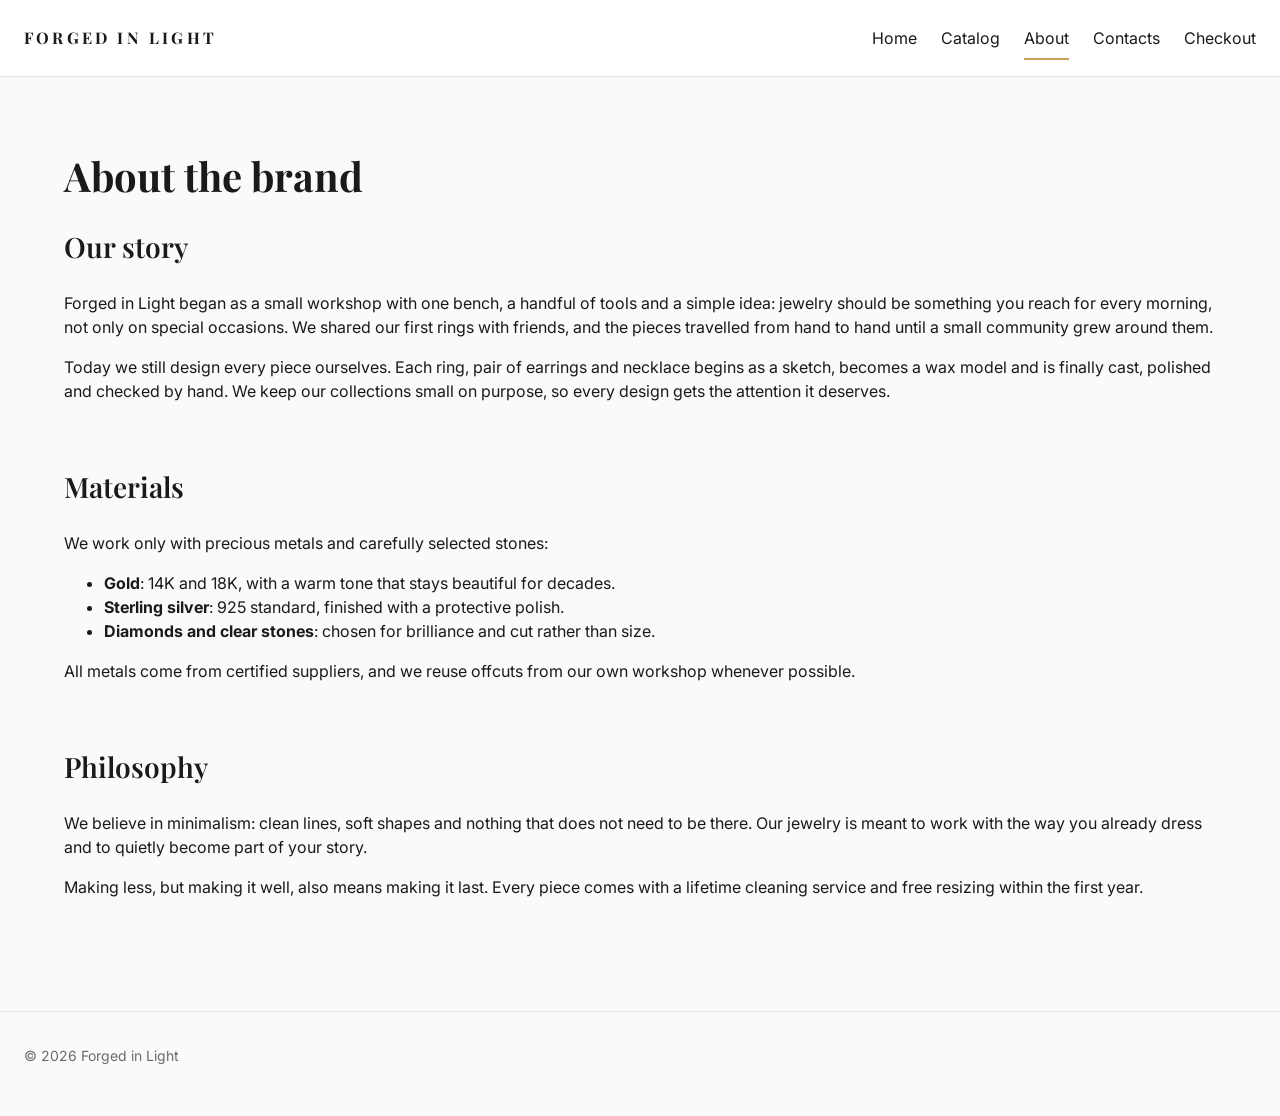
<file: about.html>
<!DOCTYPE html>
<html lang="en">
<head>
    <meta charset="UTF-8">
    <meta name="viewport" content="width=device-width, initial-scale=1.0">
    <title>About — Forged in Light</title>
    <link rel="preconnect" href="https://fonts.googleapis.com">
    <link rel="preconnect" href="https://fonts.gstatic.com" crossorigin>
    <link href="https://fonts.googleapis.com/css2?family=Inter:wght@400;600&amp;family=Playfair+Display:wght@600;700&amp;display=swap" rel="stylesheet">
    <link rel="stylesheet" href="css/variables.css">
    <link rel="stylesheet" href="css/style.css">
</head>
<body>
    <header>
        <a href="index.html" class="logo">Forged in Light</a>
        <nav>
            <ul>
                <li><a href="index.html">Home</a></li>
                <li><a href="catalog.html">Catalog</a></li>
                <li><a href="about.html" aria-current="page">About</a></li>
                <li><a href="contacts.html">Contacts</a></li>
                <li><a href="checkout.html">Checkout</a></li>
            </ul>
        </nav>
    </header>

    <main>
        <h1>About the brand</h1>

        <section aria-labelledby="story-title">
            <h2 id="story-title">Our story</h2>
            <p>Forged in Light began as a small workshop with one bench, a handful of tools and a simple idea: jewelry should be something you reach for every morning, not only on special occasions. We shared our first rings with friends, and the pieces travelled from hand to hand until a small community grew around them.</p>
            <p>Today we still design every piece ourselves. Each ring, pair of earrings and necklace begins as a sketch, becomes a wax model and is finally cast, polished and checked by hand. We keep our collections small on purpose, so every design gets the attention it deserves.</p>
        </section>

        <section aria-labelledby="materials-title">
            <h2 id="materials-title">Materials</h2>
            <p>We work only with precious metals and carefully selected stones:</p>
            <ul>
                <li><strong>Gold</strong>: 14K and 18K, with a warm tone that stays beautiful for decades.</li>
                <li><strong>Sterling silver</strong>: 925 standard, finished with a protective polish.</li>
                <li><strong>Diamonds and clear stones</strong>: chosen for brilliance and cut rather than size.</li>
            </ul>
            <p>All metals come from certified suppliers, and we reuse offcuts from our own workshop whenever possible.</p>
        </section>

        <section aria-labelledby="philosophy-title">
            <h2 id="philosophy-title">Philosophy</h2>
            <p>We believe in minimalism: clean lines, soft shapes and nothing that does not need to be there. Our jewelry is meant to work with the way you already dress and to quietly become part of your story.</p>
            <p>Making less, but making it well, also means making it last. Every piece comes with a lifetime cleaning service and free resizing within the first year.</p>
        </section>
    </main>

    <footer>
        <p>© 2026 Forged in Light</p>
    </footer>
</body>
</html>
</file>
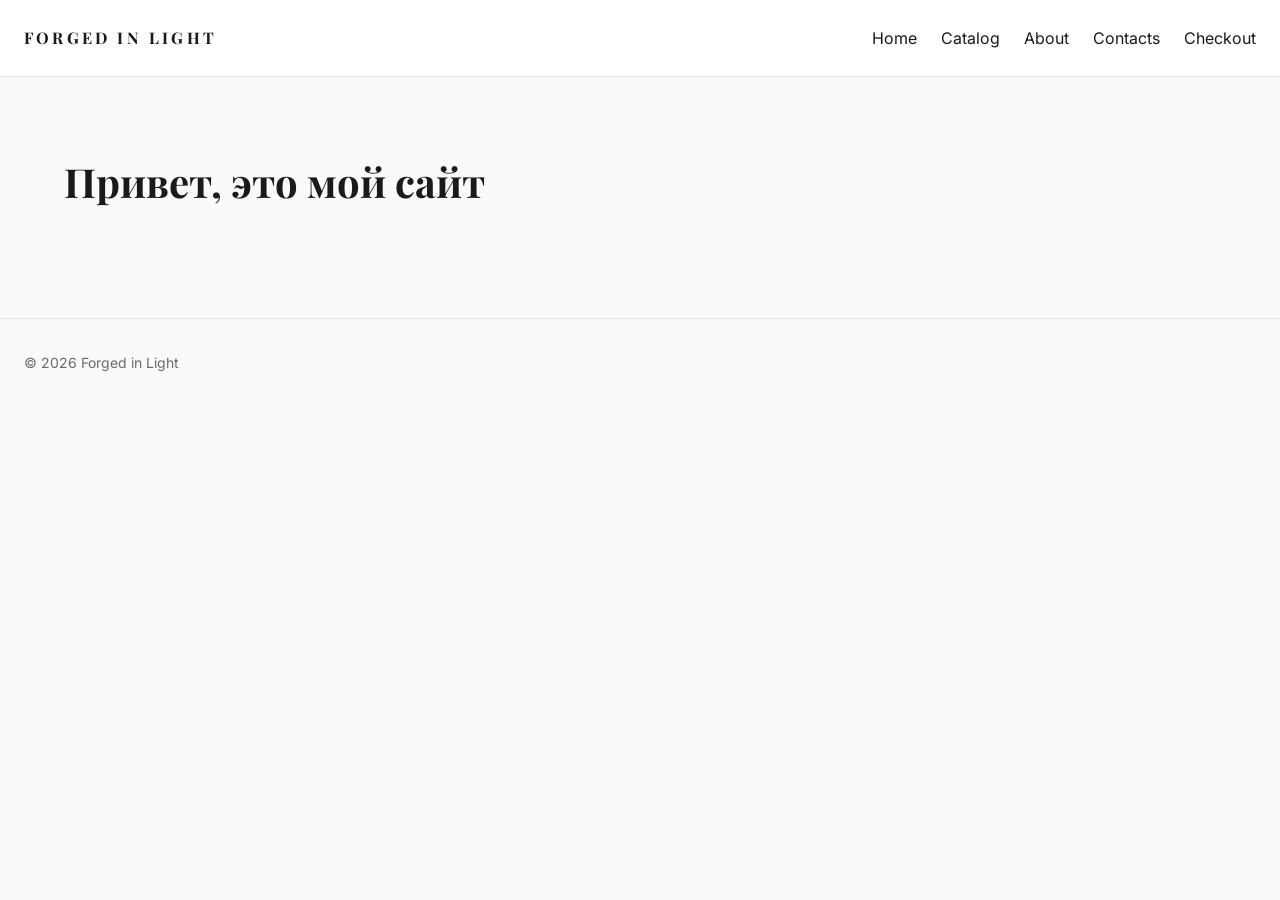
<file: catalog.html>
<!DOCTYPE html>
<html lang="en">
<head>
    <meta charset="UTF-8">
    <meta name="viewport" content="width=device-width, initial-scale=1.0">
<title>Catalog — Forged in Light</title> 
   <link rel="preconnect" href="https://fonts.googleapis.com">
    <link rel="preconnect" href="https://fonts.gstatic.com" crossorigin>
    <link href="https://fonts.googleapis.com/css2?family=Inter:wght@400;600&amp;family=Playfair+Display:wght@600;700&amp;display=swap" rel="stylesheet">
    <link rel="stylesheet" href="css/variables.css">
    <link rel="stylesheet" href="css/style.css">
</head>
<body>
    <header>
        <a href="index.html" class="logo">Forged in Light</a>
        <nav>
            <ul>
                <li><a href="index.html">Home</a></li>
                <li><a href="catalog.html">Catalog</a></li>
                <li><a href="about.html">About</a></li>
                <li><a href="contacts.html">Contacts</a></li>
                <li><a href="checkout.html">Checkout</a></li>
            </ul>
        </nav>
    </header>

    <main>
        <section>
            <h1>Привет, это мой сайт</h1>
        </section>
    </main>

    <footer>
        <p>© 2026 Forged in Light</p>
    </footer>
</body>
</html>
</file>
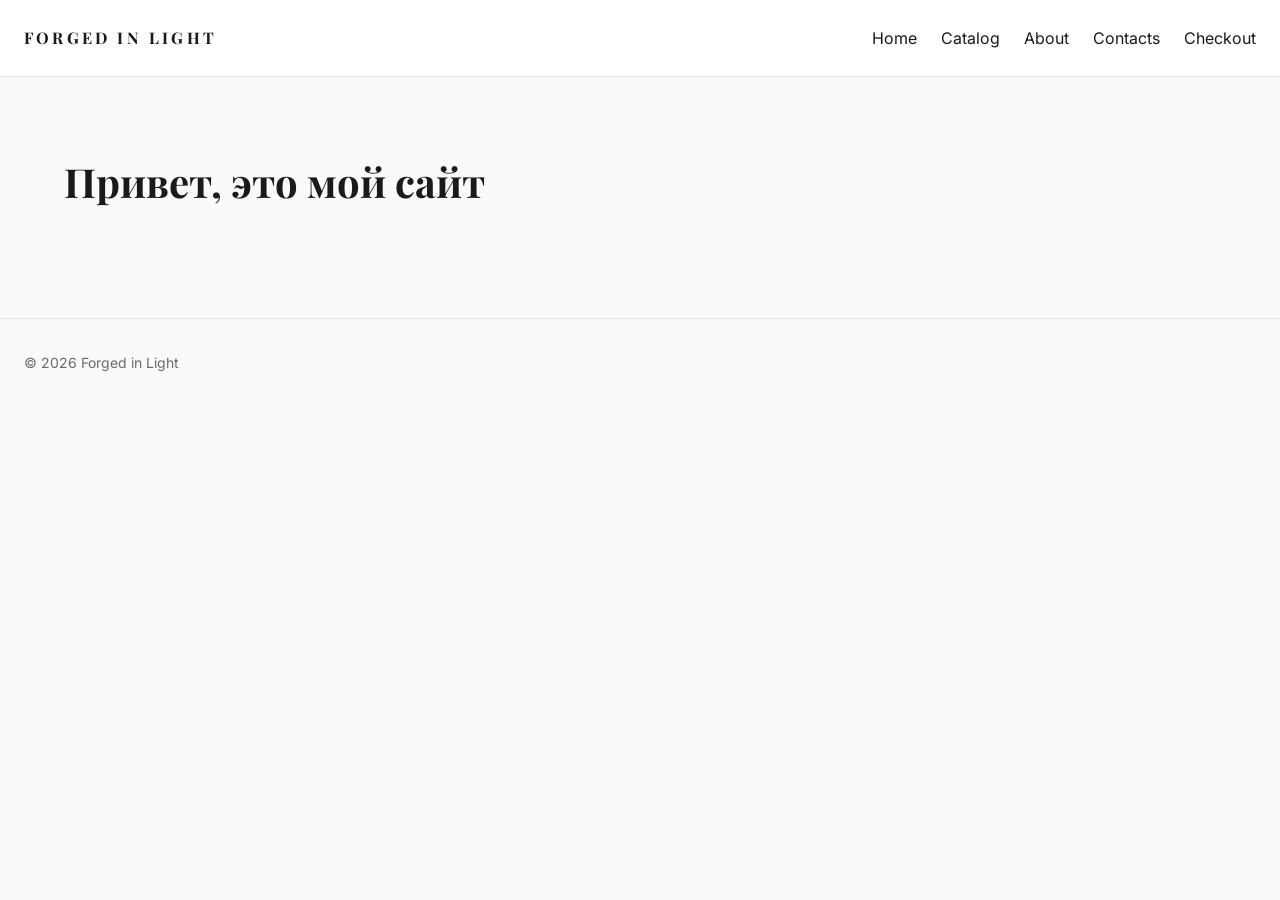
<file: checkout.html>
<!DOCTYPE html>
<html lang="en">
<head>
    <meta charset="UTF-8">
    <meta name="viewport" content="width=device-width, initial-scale=1.0">
    <title>Forged in Light</title>
    <link rel="preconnect" href="https://fonts.googleapis.com">
    <link rel="preconnect" href="https://fonts.gstatic.com" crossorigin>
    <link href="https://fonts.googleapis.com/css2?family=Inter:wght@400;600&amp;family=Playfair+Display:wght@600;700&amp;display=swap" rel="stylesheet">
    <link rel="stylesheet" href="css/variables.css">
    <link rel="stylesheet" href="css/style.css">
</head>
<body>
    <header>
        <a href="index.html" class="logo">Forged in Light</a>
        <nav>
            <ul>
                <li><a href="index.html">Home</a></li>
                <li><a href="catalog.html">Catalog</a></li>
                <li><a href="about.html">About</a></li>
                <li><a href="contacts.html">Contacts</a></li>
                <li><a href="checkout.html">Checkout</a></li>
            </ul>
        </nav>
    </header>

    <main>
        <section>
            <h1>Привет, это мой сайт</h1>
        </section>
    </main>

    <footer>
        <p>© 2026 Forged in Light</p>
    </footer>
</body>
</html>
</file>
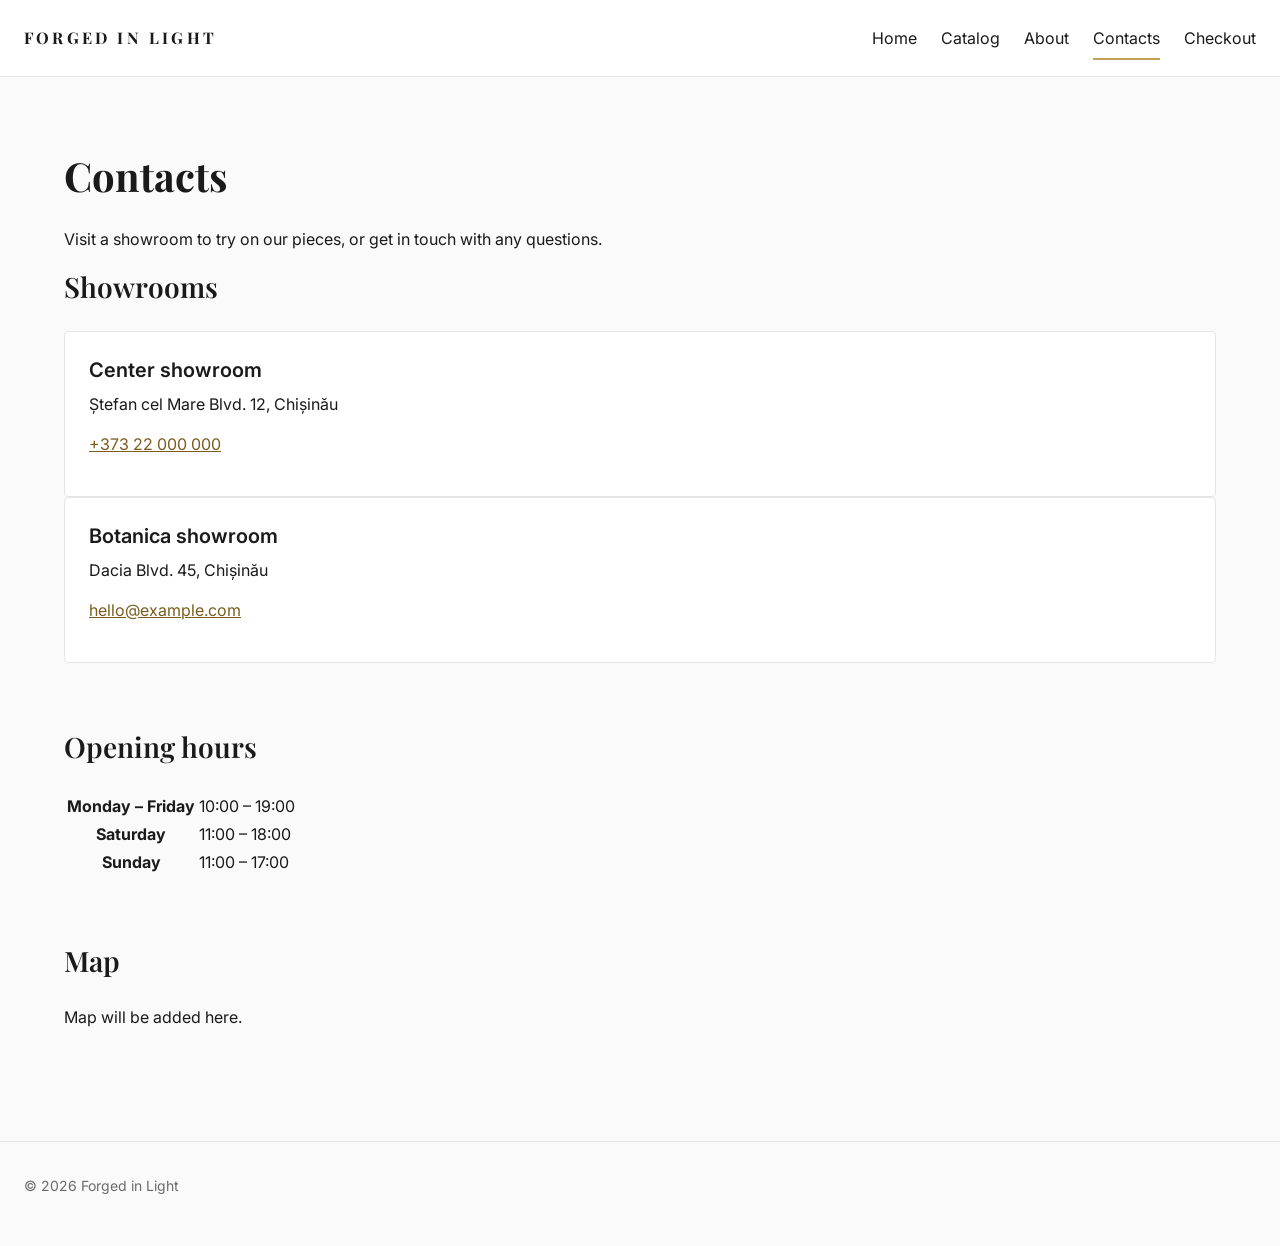
<file: contacts.html>
<!DOCTYPE html>
<html lang="en">
<head>
    <meta charset="UTF-8">
    <meta name="viewport" content="width=device-width, initial-scale=1.0">
    <title>Contacts — Forged in Light</title>
    <link rel="preconnect" href="https://fonts.googleapis.com">
    <link rel="preconnect" href="https://fonts.gstatic.com" crossorigin>
    <link href="https://fonts.googleapis.com/css2?family=Inter:wght@400;600&amp;family=Playfair+Display:wght@600;700&amp;display=swap" rel="stylesheet">
    <link rel="stylesheet" href="css/variables.css">
    <link rel="stylesheet" href="css/style.css">
</head>
<body>
    <header>
        <a href="index.html" class="logo">Forged in Light</a>
        <nav>
            <ul>
                <li><a href="index.html">Home</a></li>
                <li><a href="catalog.html">Catalog</a></li>
                <li><a href="about.html">About</a></li>
                <li><a href="contacts.html" aria-current="page">Contacts</a></li>
                <li><a href="checkout.html">Checkout</a></li>
            </ul>
        </nav>
    </header>

    <main>
        <h1>Contacts</h1>
        <p>Visit a showroom to try on our pieces, or get in touch with any questions.</p>

        <section aria-labelledby="showrooms-title">
            <h2 id="showrooms-title">Showrooms</h2>
            <article>
                <h3>Center showroom</h3>
                <p>Ștefan cel Mare Blvd. 12, Chișinău</p>
                <p><a href="tel:+37322000000">+373 22 000 000</a></p>
            </article>
            <article>
                <h3>Botanica showroom</h3>
                <p>Dacia Blvd. 45, Chișinău</p>
                <p><a href="mailto:hello@example.com">hello@example.com</a></p>
            </article>
        </section>

        <section aria-labelledby="hours-title">
            <h2 id="hours-title">Opening hours</h2>
            <table>
                <tbody>
                    <tr><th scope="row">Monday – Friday</th><td>10:00 – 19:00</td></tr>
                    <tr><th scope="row">Saturday</th><td>11:00 – 18:00</td></tr>
                    <tr><th scope="row">Sunday</th><td>11:00 – 17:00</td></tr>
                </tbody>
            </table>
        </section>

        <section aria-labelledby="map-title">
            <h2 id="map-title">Map</h2>
            <p>Map will be added here.</p>
        </section>
    </main>

    <footer>
        <p>© 2026 Forged in Light</p>
    </footer>
</body>
</html>
</file>
<file: css/variables.css>
:root {
  --bg-main: #FAFAFA;        --bg-surface: #FFFFFF;
  --text-dark: #1A1A1A;      --text-muted: #6B6B6B;
  --accent-gold: #C5A059;    --accent-gold-dark: #7A5C1E;
  --line-color: #E5E5E5;
  --alert-red: #D9534F;      --alert-red-dark: #B3261E;
  --font-heading: "Playfair Display", Georgia, serif;
  --font-body: Inter, system-ui, sans-serif;
  --space-1: 8px;  --space-2: 16px; --space-3: 24px;
  --space-4: 32px; --space-6: 48px; --space-8: 64px;
  --radius: 4px;
}
</file>
<file: css/style.css>
/* Стили сайта Forged in Light */
* { box-sizing: border-box; }

body {
  margin: 0;
  background: var(--bg-main);
  color: var(--text-dark);
  font-family: var(--font-body);
  font-size: 16px;
  line-height: 24px;
}

h1, h2 { font-family: var(--font-heading); }
h1 { font-size: 32px; line-height: 40px; font-weight: 700; }

:focus-visible { outline: 2px solid var(--text-dark); outline-offset: 2px; }

header {
  display: flex;
  justify-content: space-between;
  align-items: center;
  padding: var(--space-2) var(--space-3);
  background: var(--bg-surface);
  border-bottom: 1px solid var(--line-color);
}
.logo {
  font-family: var(--font-heading);
  font-weight: 700;
  letter-spacing: 0.2em;
  text-transform: uppercase;
  text-decoration: none;
  color: var(--text-dark);
}
nav ul { display: flex; gap: var(--space-3); list-style: none; margin: 0; padding: 0; }
nav a {
  display: inline-flex;
  align-items: center;
  min-height: 44px;
  color: var(--text-dark);
  text-decoration: none;
}
nav a:hover { color: var(--accent-gold-dark); }

main { padding: var(--space-6) var(--space-3); }

footer {
  padding: var(--space-4) var(--space-3);
  border-top: 1px solid var(--line-color);
  color: var(--text-muted);
  font-size: 14px;
}

/* ===== Общие отступы и типографика ===== */
main { max-width: 1200px; margin: 0 auto; padding: var(--space-6) var(--space-2); }
main section { margin-bottom: var(--space-6); }
h2 { font-size: 24px; line-height: 32px; font-weight: 600; margin: 0 0 var(--space-3); }
h3 { font-size: 18px; line-height: 24px; font-weight: 600; margin: 0 0 var(--space-1); }
p { margin: 0 0 var(--space-2); }
a { color: var(--accent-gold-dark); }
nav a[aria-current="page"] { box-shadow: inset 0 -2px 0 var(--accent-gold); }

.eyebrow {
  font-size: 14px; line-height: 20px; font-weight: 600;
  letter-spacing: 0.12em; text-transform: uppercase;
  color: var(--accent-gold-dark); margin-bottom: var(--space-1);
}

/* ===== Кнопки ===== */
.btn {
  display: inline-flex; align-items: center; justify-content: center;
  min-height: 44px; min-width: 44px; padding: 0 var(--space-3);
  border: 1.5px solid transparent; border-radius: var(--radius);
  font: 600 16px/24px var(--font-body); text-decoration: none; cursor: pointer;
  transition: background-color 200ms ease, color 200ms ease;
}
.btn-primary { background: var(--accent-gold); color: var(--text-dark); }
.btn-primary:hover { background: var(--accent-gold-dark); color: #fff; }
.btn-secondary { background: transparent; color: var(--text-dark); border-color: var(--text-dark); }
.btn-secondary:hover { background: var(--line-color); }

/* ===== Баннер ===== */
.hero { padding: var(--space-4) 0; }
.hero .btn { margin: 0 var(--space-2) var(--space-2) 0; }

/* ===== Сетка и карточки ===== */
.grid { display: grid; gap: var(--space-2); grid-template-columns: 1fr; }
main article {
  background: var(--bg-surface); border: 1px solid var(--line-color);
  border-radius: var(--radius); padding: var(--space-3);
}
time { font-size: 14px; line-height: 20px; color: var(--text-muted); }

@media (min-width: 480px) {
  .grid { grid-template-columns: repeat(2, 1fr); }
}
@media (min-width: 768px) {
  .grid { grid-template-columns: repeat(3, 1fr); gap: var(--space-3); }
  h1 { font-size: 40px; line-height: 48px; }
  h2 { font-size: 28px; line-height: 40px; }
  h3 { font-size: 20px; line-height: 28px; }
  main section { margin-bottom: var(--space-8); }
  main { padding: var(--space-6) var(--space-3); }
}

/* ===== Анимации ===== */
@media (prefers-reduced-motion: reduce) {
  * { transition: none !important; animation: none !important; }
}

/* ===== Карточка товара ===== */
.card { padding: 0; overflow: hidden; }
.card img { display: block; width: 100%; aspect-ratio: 4 / 5; object-fit: cover; background: var(--line-color); }
.card-body { padding: var(--space-2); }
.card-meta { font-size: 14px; line-height: 20px; color: var(--text-muted); margin-bottom: var(--space-1); }
.card-price { font-weight: 600; margin: 0; }
</file>
